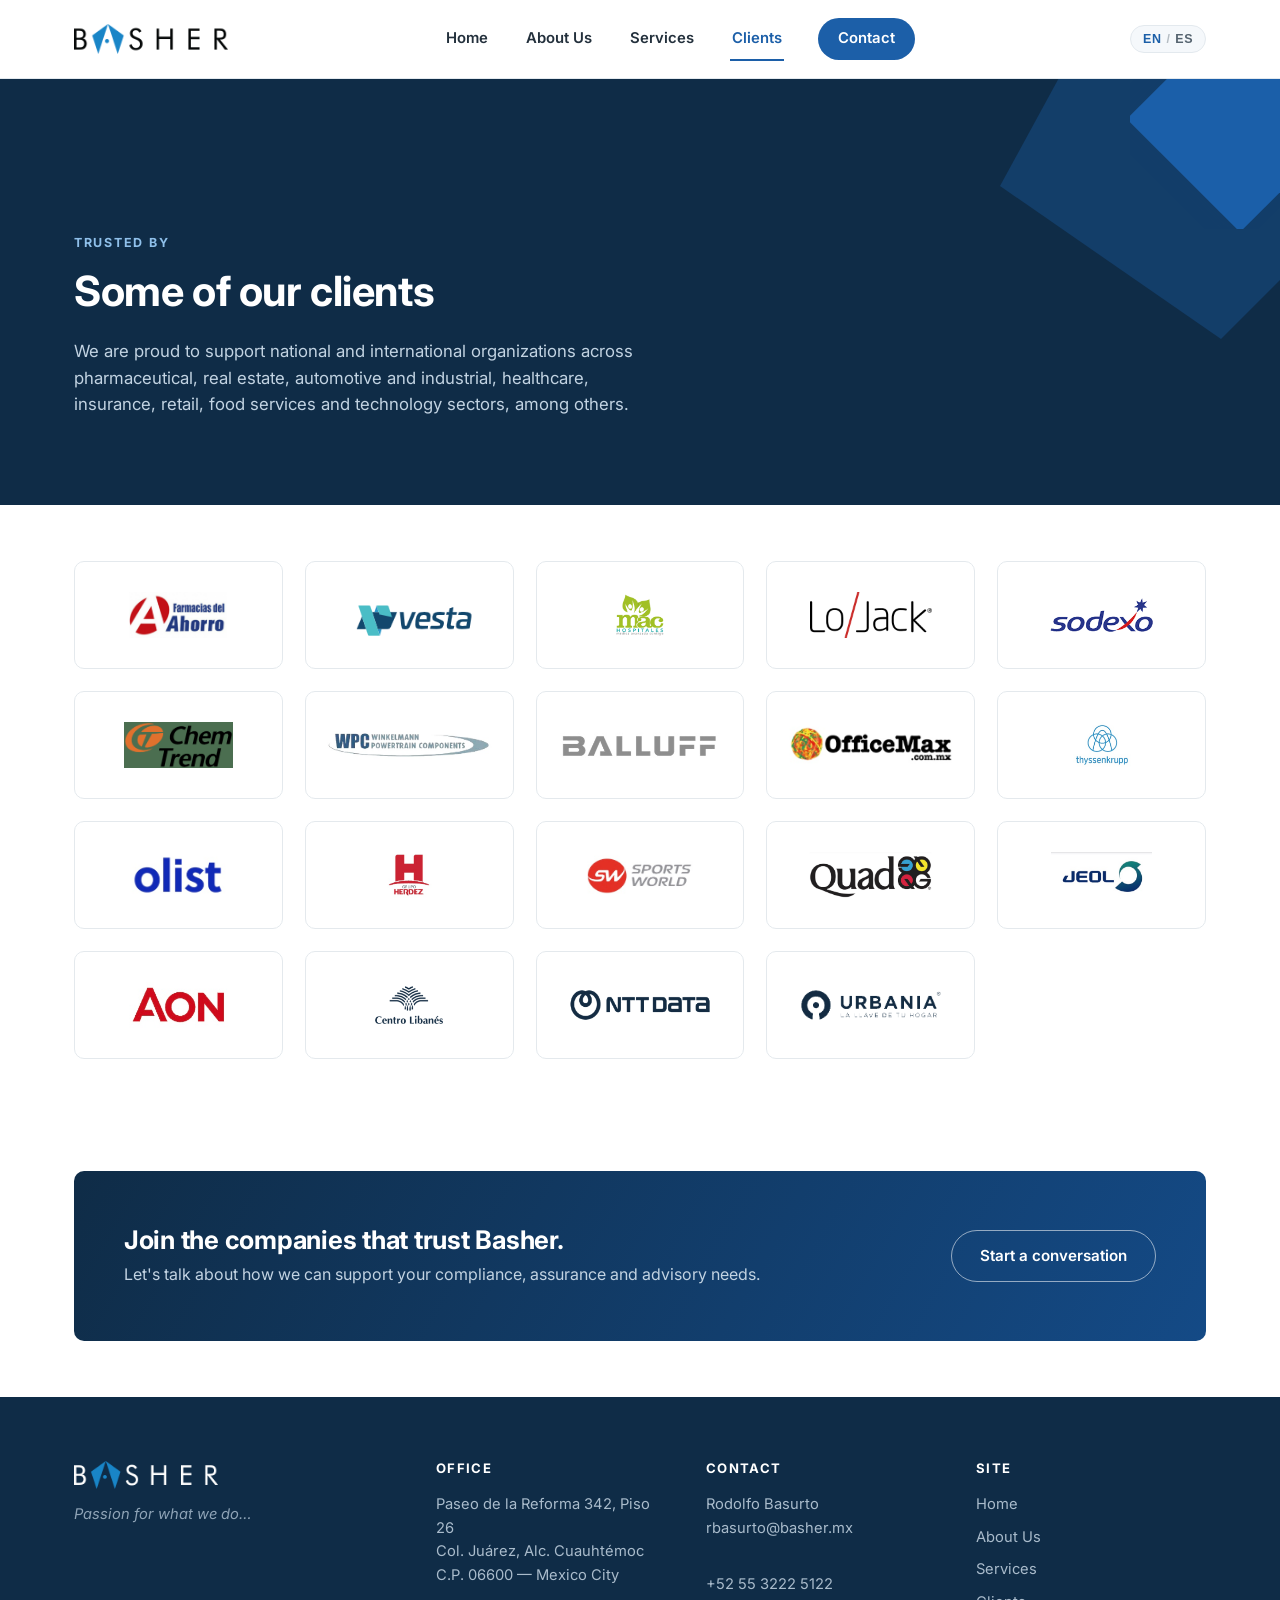
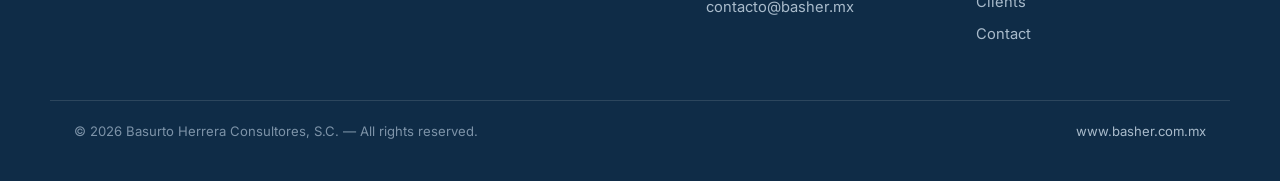
<file: basher-website/clients.html>
<!DOCTYPE html>
<html lang="en">
<head>
<meta charset="UTF-8">
<meta name="viewport" content="width=device-width, initial-scale=1.0">
<title>Clients — Basher</title>
<meta name="description" content="Some of the national and international companies that trust Basurto Herrera Consultores, S.C.">
<link rel="icon" href="assets/logo-icon.png">
<link rel="preconnect" href="https://fonts.googleapis.com">
<link rel="preconnect" href="https://fonts.gstatic.com" crossorigin>
<link href="https://fonts.googleapis.com/css2?family=Inter:wght@400;500;600;700&family=Libre+Franklin:wght@600;700;800&display=swap" rel="stylesheet">
<link rel="stylesheet" href="styles.css">
</head>
<body>

<header class="site-header">
  <div class="container header-inner">
    <a href="index.html" class="brand"><img src="assets/logo-wordmark-small.png" class="brand-logo" alt="Basher"></a>
    <nav class="main-nav" id="mainNav">
      <a href="index.html" data-i18n="nav.home">Home</a>
      <a href="about.html" data-i18n="nav.about">About Us</a>
      <a href="services.html" data-i18n="nav.services">Services</a>
      <a href="clients.html" class="active" data-i18n="nav.clients">Clients</a>
      <a href="contact.html" class="nav-cta" data-i18n="nav.contact">Contact</a>
    </nav>
    <div class="header-actions">
      <button class="lang-toggle" id="langToggle" aria-label="Switch language">
        <span class="lang-en" data-active="true">EN</span><span class="lang-sep">/</span><span class="lang-es">ES</span>
      </button>
      <button class="hamburger" id="hamburger" aria-label="Open menu"><span></span><span></span><span></span></button>
    </div>
  </div>
</header>

<section class="page-hero">
  <div class="corner-flag"></div>
  <div class="container">
    <div class="eyebrow" data-i18n="clientsPage.eyebrow">Trusted by</div>
    <h1 data-i18n="clientsPage.title">Some of our clients</h1>
    <p data-i18n="clientsPage.lede">We are proud to support national and international organizations across pharmaceutical, real estate, automotive and industrial, healthcare, insurance, retail, food services and technology sectors, among others.</p>
  </div>
</section>

<section class="section-tight">
  <div class="container">
    <div class="client-grid reveal">
      <div class="client-tile"><img src="assets/client-farmacias.png" alt="Farmacias del Ahorro"></div>
      <div class="client-tile"><img src="assets/client-vesta.png" alt="Vesta"></div>
      <div class="client-tile"><img src="assets/client-mac.png" alt="mac Hospitales"></div>
      <div class="client-tile"><img src="assets/client-lojack.png" alt="LoJack"></div>
      <div class="client-tile"><img src="assets/client-sodexo.png" alt="Sodexo"></div>
      <div class="client-tile"><img src="assets/client-chemtrend.png" alt="Chem Trend"></div>
      <div class="client-tile"><img src="assets/client-wpc.png" alt="WPC Winkelmann Powertrain Components"></div>
      <div class="client-tile"><img src="assets/client-balluff.png" alt="Balluff"></div>
      <div class="client-tile"><img src="assets/client-officemax.png" alt="OfficeMax"></div>
      <div class="client-tile"><img src="assets/client-thyssenkrupp.png" alt="thyssenkrupp"></div>
      <div class="client-tile"><img src="assets/client-olist.png" alt="olist"></div>
      <div class="client-tile"><img src="assets/client-herdez.png" alt="Grupo Herdez"></div>
      <div class="client-tile"><img src="assets/client-sportsworld.png" alt="Sports World"></div>
      <div class="client-tile"><img src="assets/client-quad.png" alt="Quad"></div>
      <div class="client-tile"><img src="assets/client-jeol.png" alt="JEOL"></div>
      <div class="client-tile"><img src="assets/client-aon.png" alt="AON"></div>
      <div class="client-tile"><img src="assets/client-centrolibanes.png" alt="Centro Libanés"></div>
      <div class="client-tile"><img src="assets/client-nttdata.png" alt="NTT DATA"></div>
      <div class="client-tile"><img src="assets/client-urbania.png" alt="Urbania"></div>
    </div>
  </div>
</section>

<section class="section-tight">
  <div class="container">
    <div class="cta-band reveal">
      <div>
        <h2 data-i18n="clientsCta.title">Join the companies that trust Basher.</h2>
        <p data-i18n="clientsCta.body">Let's talk about how we can support your compliance, assurance and advisory needs.</p>
      </div>
      <a href="contact.html" class="btn btn-outline" data-i18n="clientsCta.button">Start a conversation</a>
    </div>
  </div>
</section>

<footer class="site-footer">
  <div class="container footer-inner">
    <div class="footer-brand">
      <img src="assets/logo-wordmark-large.png" alt="Basher">
      <p data-i18n="footer.tagline">Passion for what we do…</p>
    </div>
    <div class="footer-col">
      <h4 data-i18n="footer.office">Office</h4>
      <p data-i18n="footer.addressLine">Calle Hamburgo 213, Piso 11, Oficina 905<br>Col. Juárez, Alcaldía Cuauhtémoc<br>C.P. 06600 — Mexico City</p>
    </div>
    <div class="footer-col">
      <h4 data-i18n="footer.contact">Contact</h4>
      <p data-i18n="footer.contactBlock">Rodolfo Basurto</p>
    </div>
    <div class="footer-col">
      <h4 data-i18n="footer.site">Site</h4>
      <nav class="footer-nav">
        <a href="index.html" data-i18n="nav.home">Home</a>
        <a href="about.html" data-i18n="nav.about">About Us</a>
        <a href="services.html" data-i18n="nav.services">Services</a>
        <a href="clients.html" data-i18n="nav.clients">Clients</a>
        <a href="contact.html" data-i18n="nav.contact">Contact</a>
      </nav>
    </div>
  </div>
  <div class="footer-bottom container">
    <p>© <span id="year"></span> Basurto Herrera Consultores, S.C. — <span data-i18n="footer.rights">All rights reserved.</span></p>
    <p><a href="https://www.basher.com.mx" target="_blank" rel="noopener">www.basher.com.mx</a></p>
  </div>
</footer>

<script src="script.js"></script>
</body>
</html>
</file>
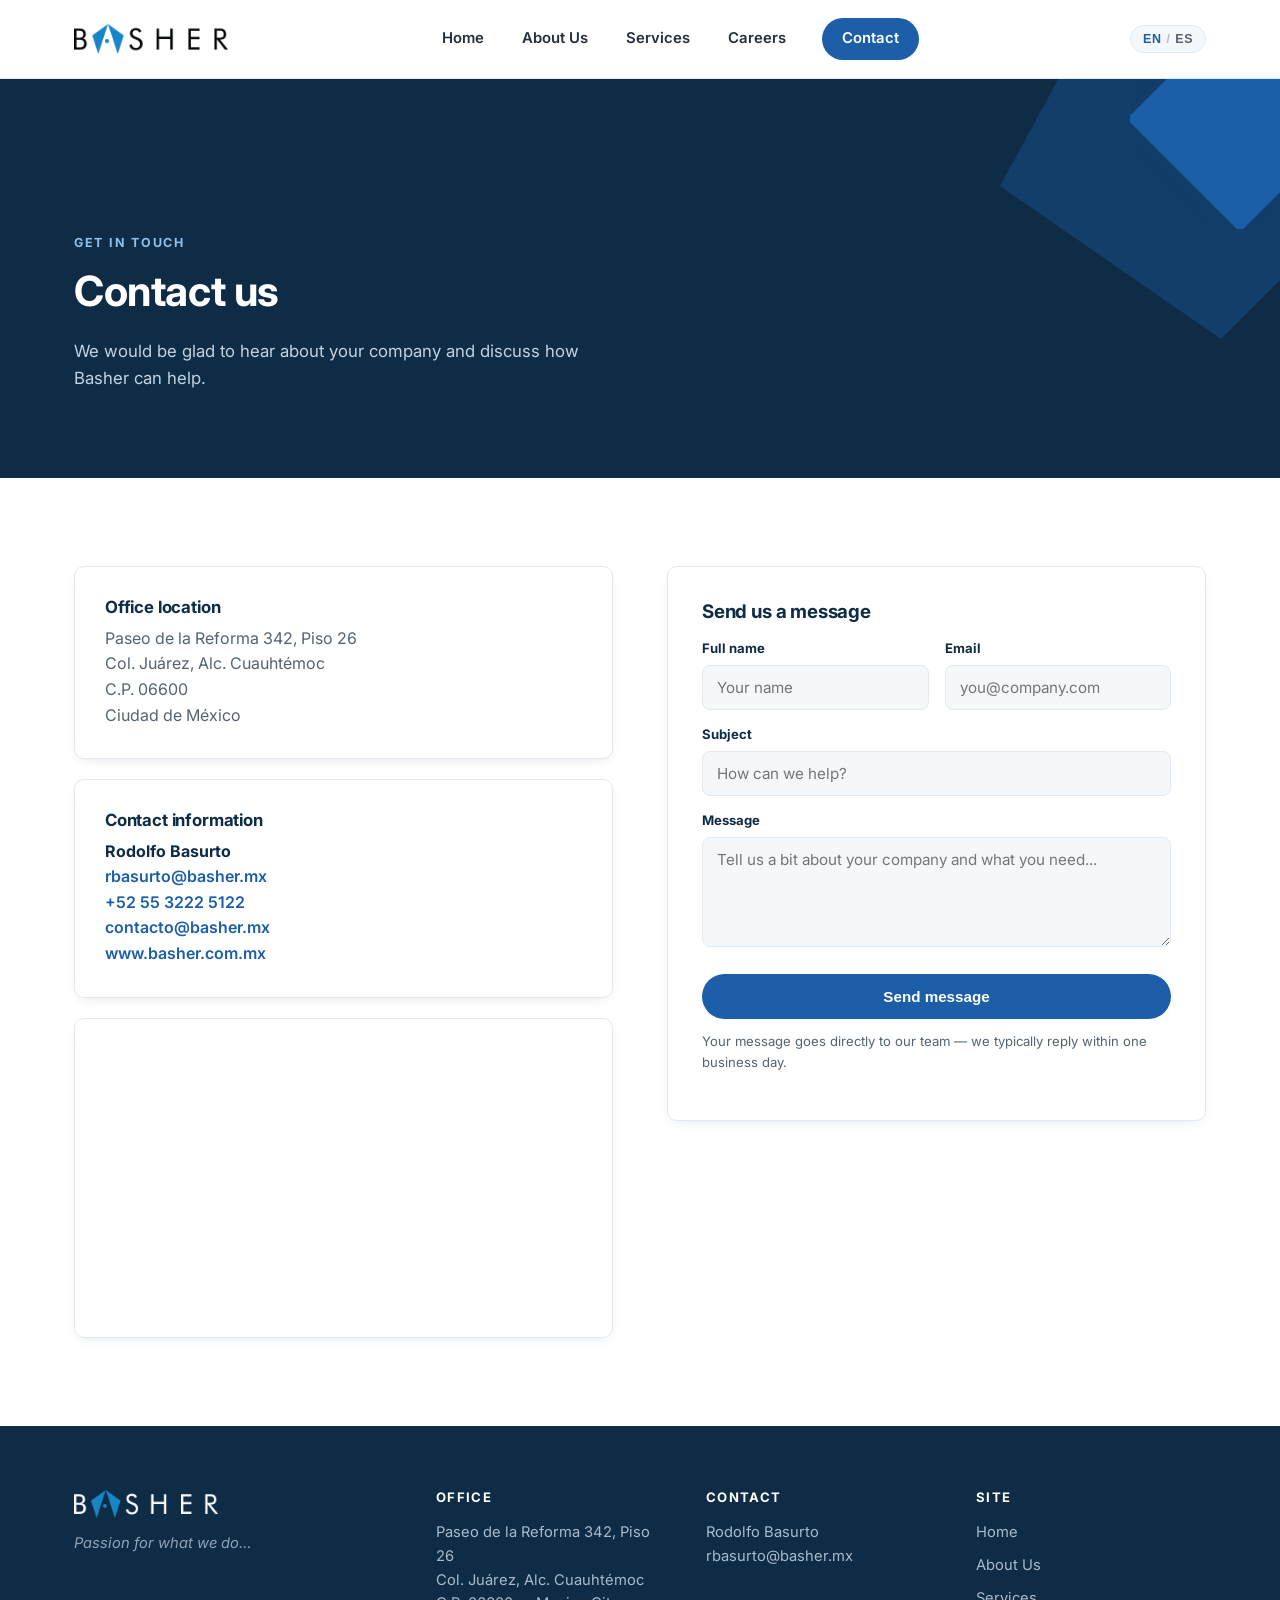
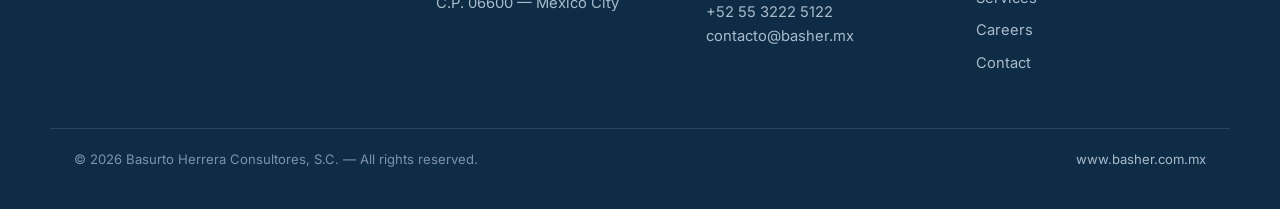
<file: basher-website/contact.html>
<!DOCTYPE html>
<html lang="en">
<head>
<meta charset="UTF-8">
<meta name="viewport" content="width=device-width, initial-scale=1.0">
<title>Contact — Basher</title>
<meta name="description" content="Contact Basurto Herrera Consultores, S.C. — office location and contact information in Mexico City.">
<link rel="icon" href="assets/logo-icon.png">
<link rel="preconnect" href="https://fonts.googleapis.com">
<link rel="preconnect" href="https://fonts.gstatic.com" crossorigin>
<link href="https://fonts.googleapis.com/css2?family=Inter:wght@400;500;600;700;800&display=swap" rel="stylesheet">
<link rel="stylesheet" href="styles.css">
</head>
<body>

<header class="site-header">
  <div class="container header-inner">
    <a href="index.html" class="brand"><img src="assets/logo-wordmark-small.png" class="brand-logo" alt="Basher"></a>
    <nav class="main-nav" id="mainNav">
      <a href="index.html" data-i18n="nav.home">Home</a>
      <a href="about.html" data-i18n="nav.about">About Us</a>
      <a href="services.html" data-i18n="nav.services">Services</a>
      <a href="careers.html" data-i18n="nav.careers">Careers</a>
      <a href="contact.html" class="nav-cta active" data-i18n="nav.contact">Contact</a>
    </nav>
    <div class="header-actions">
      <button class="lang-toggle" id="langToggle" aria-label="Switch language">
        <span class="lang-en" data-active="true">EN</span><span class="lang-sep">/</span><span class="lang-es">ES</span>
      </button>
      <button class="hamburger" id="hamburger" aria-label="Open menu"><span></span><span></span><span></span></button>
    </div>
  </div>
</header>

<section class="page-hero">
  <div class="corner-flag"></div>
  <div class="container">
    <div class="eyebrow" data-i18n="contactPage.eyebrow">Get in touch</div>
    <h1 data-i18n="contactPage.title">Contact us</h1>
    <p data-i18n="contactPage.lede">We would be glad to hear about your company and discuss how Basher can help.</p>
  </div>
</section>

<section>
  <div class="container contact-wrap">
    <div class="reveal">
      <div class="contact-card">
        <h3><span data-i18n="contact.officeTitle">Office location</span></h3>
        <p data-i18n="contact.officeAddress">Paseo de la Reforma 342, Piso 26<br>Col. Juárez, Alc. Cuauhtémoc<br>C.P. 06600<br>Ciudad de México</p>
      </div>
      <div class="contact-card">
        <h3><span data-i18n="contact.infoTitle">Contact information</span></h3>
        <p data-i18n="contact.infoName" style="font-weight:700; color:var(--navy);">Rodolfo Basurto</p>
        <p><a href="mailto:rbasurto@basher.mx">rbasurto@basher.mx</a><br>
        <a href="tel:+525532225122">+52 55 3222 5122</a><br>
        <a href="mailto:contacto@basher.mx">contacto@basher.mx</a><br>
        <a href="https://www.basher.com.mx" target="_blank" rel="noopener">www.basher.com.mx</a></p>
      </div>
      <div class="map-frame">
        <iframe
          src="https://www.google.com/maps?q=Paseo+de+la+Reforma+342,+Ju%C3%A1rez,+Cuauht%C3%A9moc,+06600+Ciudad+de+M%C3%A9xico&output=embed"
          loading="lazy" referrerpolicy="no-referrer-when-downgrade" title="Basher office location"></iframe>
      </div>
    </div>

    <form class="contact-form reveal" id="contactForm">
      <h3 data-i18n="contact.formTitle" style="margin-bottom:0;">Send us a message</h3>
      <div class="form-row">
        <div>
          <label for="cf-name" data-i18n="contact.labelName">Full name</label>
          <input type="text" id="cf-name" required data-i18n-attr="placeholder:contact.placeholderName" placeholder="Your name">
        </div>
        <div>
          <label for="cf-email" data-i18n="contact.labelEmail">Email</label>
          <input type="email" id="cf-email" required data-i18n-attr="placeholder:contact.placeholderEmail" placeholder="you@company.com">
        </div>
      </div>
      <label for="cf-subject" data-i18n="contact.labelSubject">Subject</label>
      <input type="text" id="cf-subject" data-i18n-attr="placeholder:contact.placeholderSubject" placeholder="How can we help?">
      <label for="cf-message" data-i18n="contact.labelMessage">Message</label>
      <textarea id="cf-message" required data-i18n-attr="placeholder:contact.placeholderMessage" placeholder="Tell us a bit about your company and what you need..."></textarea>
      <input type="checkbox" name="botcheck" id="cf-botcheck" style="display:none" tabindex="-1" autocomplete="off">
      <button type="submit" class="btn btn-primary" data-i18n="contact.submit">Send message</button>
      <p class="form-note" data-i18n="contact.note">Your message goes directly to our team — we typically reply within one business day.</p>
    </form>
  </div>
</section>

<footer class="site-footer">
  <div class="container footer-inner">
    <div class="footer-brand">
      <img src="assets/logo-wordmark-large.png" alt="Basher">
      <p data-i18n="footer.tagline">Passion for what we do…</p>
    </div>
    <div class="footer-col">
      <h4 data-i18n="footer.office">Office</h4>
      <p data-i18n="footer.addressLine">Paseo de la Reforma 342, Piso 26<br>Col. Juárez, Alc. Cuauhtémoc<br>C.P. 06600 — Mexico City</p>
    </div>
    <div class="footer-col">
      <h4 data-i18n="footer.contact">Contact</h4>
      <p data-i18n="footer.contactBlock">Rodolfo Basurto</p>
    </div>
    <div class="footer-col">
      <h4 data-i18n="footer.site">Site</h4>
      <nav class="footer-nav">
        <a href="index.html" data-i18n="nav.home">Home</a>
        <a href="about.html" data-i18n="nav.about">About Us</a>
        <a href="services.html" data-i18n="nav.services">Services</a>
        <a href="careers.html" data-i18n="nav.careers">Careers</a>
        <a href="contact.html" data-i18n="nav.contact">Contact</a>
      </nav>
    </div>
  </div>
  <div class="footer-bottom container">
    <p>© <span id="year"></span> Basurto Herrera Consultores, S.C. — <span data-i18n="footer.rights">All rights reserved.</span></p>
    <p><a href="https://www.basher.com.mx" target="_blank" rel="noopener">www.basher.com.mx</a></p>
  </div>
</footer>

<script src="script.js"></script>
</body>
</html>
</file>
<file: basher-website/styles.css>
/* ============================================================
   BASHER — Basurto Herrera Consultores, S.C.
   Shared stylesheet
   ============================================================ */

:root{
  --navy: #0f2c47;
  --blue: #1c5fa8;
  --blue-dark: #144a86;
  --blue-light: #eaf2fa;
  --steel: #8a9aab;
  --steel-light: #b9c4cf;
  --ink: #23303c;
  --ink-soft: #55636f;
  --paper: #ffffff;
  --fog: #f5f8fb;
  --line: #e3e9ee;
  --radius: 10px;
  --shadow: 0 12px 30px -14px rgba(15,44,71,.25);
  --shadow-sm: 0 4px 14px -8px rgba(15,44,71,.25);
  --maxw: 1180px;
  --heading-font: "Inter", -apple-system, BlinkMacSystemFont, "Segoe UI", Roboto, Arial, sans-serif;
}

*,*::before,*::after{ box-sizing: border-box; }
html{ scroll-behavior: smooth; }
html, body{ overflow-x: hidden; width: 100%; }
body{
  margin:0;
  font-family: "Inter", -apple-system, BlinkMacSystemFont, "Segoe UI", Roboto, Arial, sans-serif;
  color: var(--ink);
  background: var(--paper);
  line-height: 1.6;
  -webkit-font-smoothing: antialiased;
}
img{ max-width:100%; display:block; }
a{ color: inherit; text-decoration:none; }
h1,h2,h3,h4{
  font-family: var(--heading-font);
  font-weight: 700;
  letter-spacing: -.01em;
  line-height: 1.2;
  color: var(--navy);
  margin: 0 0 .5em;
}
p{ margin: 0 0 1em; line-height: 1.6; }
ul{ margin:0; padding:0; list-style:none; }
.container{ max-width: var(--maxw); margin: 0 auto; padding: 0 24px; }
.small-caps{ font-variant: small-caps; letter-spacing: .04em; }

section{ padding: 88px 0; }
.section-tight{ padding: 56px 0; }
.eyebrow{
  display:inline-block;
  font-size: .78rem;
  font-weight: 700;
  letter-spacing: .14em;
  text-transform: uppercase;
  color: var(--blue);
  margin-bottom: 14px;
}
.section-head{ max-width: 720px; margin-bottom: 46px; }
.section-head h2{ font-size: clamp(1.7rem, 2.6vw, 2.35rem); }
.section-head p{ color: var(--ink-soft); font-size: 1.05rem; }
.center{ text-align:center; margin-left:auto; margin-right:auto; }

.bg-fog{ background: var(--fog); }
.bg-navy{ background: var(--navy); color: #dbe6f0; }
.bg-navy h1, .bg-navy h2, .bg-navy h3{ color:#fff; }

/* -------- buttons -------- */
.btn{
  display:inline-flex; align-items:center; gap:8px;
  padding: 13px 28px;
  border-radius: 999px;
  font-weight: 600;
  font-size: .95rem;
  border: 1.5px solid transparent;
  cursor:pointer;
  transition: all .2s ease;
}
.btn-primary{ background: var(--blue); color:#fff; }
.btn-primary:hover{ background: var(--blue-dark); transform: translateY(-1px); box-shadow: var(--shadow-sm); }
.btn-outline{ border-color: rgba(255,255,255,.55); color:#fff; }
.btn-outline:hover{ background: rgba(255,255,255,.12); }
.btn-ghost{ border-color: var(--blue); color: var(--blue); }
.btn-ghost:hover{ background: var(--blue-light); }

/* ============================================================
   HEADER
   ============================================================ */
.site-header{
  position: sticky; top:0; z-index: 100;
  background: rgba(255,255,255,.94);
  backdrop-filter: blur(8px);
  border-bottom: 1px solid var(--line);
}
.header-inner{
  display:flex; align-items:center; justify-content:space-between;
  height: 78px;
}
.brand{ display:flex; align-items:center; }
.brand-logo{ height: 30px; width:auto; }
.main-nav{
  display:flex; align-items:center; gap: 34px;
}
.main-nav a{
  font-size: .93rem; font-weight: 600; color: var(--ink);
  padding: 6px 2px; position:relative;
}
.main-nav a::after{
  content:""; position:absolute; left:0; right:0; bottom:-4px; height:2px;
  background: var(--blue); transform: scaleX(0); transform-origin:left;
  transition: transform .2s ease;
}
.main-nav a:hover::after, .main-nav a.active::after{ transform: scaleX(1); }
.main-nav a.active{ color: var(--blue); }
.main-nav a.nav-cta{
  background: var(--blue); color:#fff; padding: 9px 20px; border-radius: 999px;
}
.main-nav a.nav-cta::after{ display:none; }
.main-nav a.nav-cta:hover{ background: var(--blue-dark); }

.header-actions{ display:flex; align-items:center; gap: 16px; }
.lang-toggle{
  display:flex; align-items:center; gap:5px;
  background: var(--fog); border: 1px solid var(--line);
  border-radius: 999px; padding: 6px 12px;
  font-size: .78rem; font-weight: 700; letter-spacing: .04em;
  cursor:pointer; color: var(--ink-soft);
}
.lang-toggle .lang-sep{ opacity:.4; }
.lang-toggle span[data-active="true"]{ color: var(--blue); }
.hamburger{
  display:none; flex-direction:column; justify-content:center; gap:5px;
  width:34px; height:34px; background:none; border:none; cursor:pointer;
}
.hamburger span{ display:block; height:2px; background: var(--navy); border-radius:2px; }

/* ============================================================
   HERO
   ============================================================ */
.hero{
  position: relative;
  min-height: clamp(460px, 58vh, 620px);
  display:flex; align-items:center;
  background: var(--navy);
  overflow:hidden;
}
.hero-bg{
  position:absolute; inset:0;
  background-size: cover; background-position: center;
  opacity: .85;
}
.hero-video{
  position:absolute; inset:0;
  width:100%; height:100%;
  object-fit: cover; object-position: center;
  opacity: .85;
  transform: scale(1.12);
  transform-origin: center;
  will-change: transform;
}

@media (prefers-reduced-motion: reduce){
  .hero-video{ transform:none; }
}
.hero-scrim{
  position:absolute; inset:0;
  background: linear-gradient(100deg, rgba(15,44,71,.72) 0%, rgba(15,44,71,.62) 55%, rgba(15,44,71,.42) 100%);
}
.hero-content{ position:relative; z-index:2; padding-top: 50px; padding-bottom: 50px; }
.hero-logo{ height: 44px; width:auto; margin-bottom: 20px; }
.hero h1{
  color:#fff; font-size: clamp(1.9rem, 4vw, 3.1rem);
  max-width: 640px; margin-bottom: .3em;
}
.hero .lede{
  color: #dbe6f0; font-size: 1.1rem; max-width: 560px; margin-bottom: 30px;
}
.hero-actions{ display:flex; gap:14px; flex-wrap:wrap; }

.page-hero{
  position:relative;
  padding: 150px 0 70px;
  background: var(--navy);
  overflow:hidden;
}
.page-hero::after{
  content:"";
  position:absolute; right:-60px; top:-80px;
  width: 340px; height:340px;
  background: var(--blue);
  clip-path: polygon(30% 0, 100% 0, 100% 65%, 65% 100%, 0 55%);
  opacity:.35;
  z-index:0;
}
.page-hero > .container{ position:relative; z-index:1; }
.page-hero .eyebrow{ color:#8fc0ea; }
.page-hero h1{ color:#fff; font-size: clamp(1.8rem, 3.4vw, 2.6rem); max-width:640px; }
.page-hero p{ color:#c2d3e2; max-width:560px; font-size:1.05rem; }

/* diagonal corner flag used throughout, echoing the deck's blue folded triangle */
.corner-flag{
  position:absolute; top:0; right:0; width:150px; height:150px; overflow:hidden; pointer-events:none;
}
.corner-flag::before{
  content:""; position:absolute; top:-40px; right:-40px; width:160px; height:160px;
  background: var(--blue); transform: rotate(45deg);
  box-shadow: -6px 6px 16px rgba(15,44,71,.25);
}

/* ============================================================
   PILLARS — mission / vision / values
   ============================================================ */
.pillars-section{ position:relative; overflow:hidden; }
.pillars-section::before,
.pillars-section::after{
  content:""; position:absolute; border-radius:50%; filter: blur(60px);
  opacity:.4; pointer-events:none; z-index:0;
}
.pillars-section::before{
  width:420px; height:420px; top:-170px; left:-150px;
  background: radial-gradient(circle, var(--blue-light) 0%, transparent 70%);
}
.pillars-section::after{
  width:360px; height:360px; bottom:-170px; right:-130px;
  background: radial-gradient(circle, rgba(28,95,168,.22) 0%, transparent 70%);
}
.pillars-section .container{ position:relative; z-index:1; }

.pillar-grid{
  display:grid; grid-template-columns: repeat(3,1fr); gap: 28px;
  margin-top: 10px;
}
.pillar-card{
  position:relative; overflow:hidden; text-align:left;
  background:#fff; border-radius: 18px; padding: 40px 30px 32px;
  box-shadow: var(--shadow-sm);
  transition: transform .45s cubic-bezier(.2,.8,.2,1), box-shadow .4s ease;
}
.pillar-card:hover{
  transform: translateY(-8px);
  box-shadow: 0 26px 50px -18px rgba(15,44,71,.32);
}
.pillar-card:focus-within{ outline: 2px solid var(--blue); outline-offset: 4px; }

.pillar-num{
  position:absolute; top:-8px; right:16px;
  font-family: var(--heading-font); font-size: 5.2rem; font-weight:800;
  color: var(--navy); opacity:.06; line-height:1; pointer-events:none;
  transition: opacity .4s ease, transform .4s ease;
}
.pillar-card:hover .pillar-num{ opacity:.1; transform: scale(1.06); }

.pillar-icon{
  width:60px; height:60px; border-radius: 50%;
  background: linear-gradient(135deg, var(--blue), var(--navy));
  color:#fff; display:flex; align-items:center; justify-content:center;
  margin-bottom: 20px; box-shadow: 0 10px 22px -8px rgba(15,44,71,.45);
  transition: transform .45s cubic-bezier(.2,.8,.2,1);
}
.pillar-icon svg{ width:26px; height:26px; }
.pillar-card:hover .pillar-icon{ transform: scale(1.1) rotate(-8deg); }

.pillar-card h3{ font-size: 1.2rem; margin-bottom: 10px; }
.pillar-card p{ color: var(--ink-soft); font-style: italic; margin-bottom: 18px; }

.pillar-bar{
  display:block; width: 34px; height: 3px; border-radius:2px;
  background: var(--blue);
  transition: width .45s cubic-bezier(.2,.8,.2,1);
}
.pillar-card:hover .pillar-bar{ width: 70px; }

.pillar-chips{ display:flex; flex-wrap:wrap; gap:8px; margin-bottom: 20px; }
.pillar-chips li{
  background: var(--blue-light); color: var(--blue-dark);
  font-weight:600; font-size:.8rem; padding: 6px 14px; border-radius:999px;
  transition: background .3s ease, color .3s ease;
}
.pillar-card:hover .pillar-chips li{ background: var(--blue); color:#fff; }

.values-list{
  list-style:none; padding:0; margin:0 0 18px;
  column-count: 2; column-gap: 18px;
}
.values-list li{
  position:relative; padding-left: 22px; margin-bottom: 8px;
  color: var(--ink-soft); font-weight:600; font-size:.92rem; text-align:left;
  break-inside: avoid;
}
.values-list li::before{
  content:""; position:absolute; left:0; top:.5em; width:8px; height:8px;
  background: var(--blue);
  clip-path: polygon(25% 0%, 75% 0%, 100% 50%, 75% 100%, 25% 100%, 0% 50%);
}

/* Scroll-reveal: fade + rise into view, staggered by column, as the
   section enters the viewport (see initScrollReveal in script.js). */
.reveal{
  opacity:0; transform: translateY(30px);
  transition: opacity .7s ease, transform .7s cubic-bezier(.2,.8,.2,1);
}
.reveal.in-view{ opacity:1; transform:translateY(0); }
.pillar-grid .reveal:nth-child(1){ transition-delay: 0s; }
.pillar-grid .reveal:nth-child(2){ transition-delay: .12s; }
.pillar-grid .reveal:nth-child(3){ transition-delay: .24s; }

/* Stagger by column position across every grid/split layout that uses .reveal */
.grid-3 .reveal:nth-child(3n+1){ transition-delay: 0s; }
.grid-3 .reveal:nth-child(3n+2){ transition-delay: .1s; }
.grid-3 .reveal:nth-child(3n+3){ transition-delay: .2s; }

.grid-4 .reveal:nth-child(4n+1){ transition-delay: 0s; }
.grid-4 .reveal:nth-child(4n+2){ transition-delay: .08s; }
.grid-4 .reveal:nth-child(4n+3){ transition-delay: .16s; }
.grid-4 .reveal:nth-child(4n+4){ transition-delay: .24s; }

.office-list .reveal:nth-child(1){ transition-delay: 0s; }
.office-list .reveal:nth-child(2){ transition-delay: .08s; }
.office-list .reveal:nth-child(3){ transition-delay: .16s; }
.office-list .reveal:nth-child(4){ transition-delay: .24s; }

.split .reveal:nth-child(2), .industry-wrap .reveal:nth-child(2), .contact-wrap .reveal:nth-child(2){
  transition-delay: .15s;
}

@media (prefers-reduced-motion: reduce){
  .reveal{ opacity:1 !important; transform:none !important; transition:none !important; }
  .pillar-card, .pillar-icon, .pillar-num, .pillar-bar, .pillar-chips li{ transition:none !important; }
}

/* ------------------------------------------------------------
   Hero scroll-down indicator: a subtle bouncing chevron inviting
   visitors to keep scrolling past the banner.
   ------------------------------------------------------------ */
.hero-scroll-cue{
  position:absolute; left:50%; bottom: 22px; z-index:2;
  transform: translateX(-50%);
  display:flex; flex-direction:column; align-items:center; gap:4px;
  color: rgba(255,255,255,.75);
  animation: hero-cue-bounce 2.2s ease-in-out infinite;
  pointer-events:none;
}
.hero-scroll-cue svg{ width:22px; height:22px; display:block; }

@keyframes hero-cue-bounce{
  0%, 100%{ transform: translateX(-50%) translateY(0); opacity:.55; }
  50%{ transform: translateX(-50%) translateY(8px); opacity:1; }
}

@media (prefers-reduced-motion: reduce){
  .hero-scroll-cue{ animation: none; opacity:.7; }
}

@media (max-width: 640px){
  .hero-scroll-cue{ bottom: 14px; }
}

/* ============================================================
   CARDS / GRIDS
   ============================================================ */
.grid-2{ display:grid; grid-template-columns: 1fr 1fr; gap: 46px; }
.grid-3{ display:grid; grid-template-columns: repeat(3,1fr); gap: 30px; }
.grid-4{ display:grid; grid-template-columns: repeat(4,1fr); gap: 26px; }

.card{
  background:#fff; border:1px solid var(--line); border-radius: var(--radius);
  padding: 30px 28px; box-shadow: var(--shadow-sm);
}
.card h3{ font-size: 1.15rem; }
.icon-badge{
  width:46px; height:46px; border-radius: 12px;
  background: var(--blue-light); color: var(--blue);
  display:flex; align-items:center; justify-content:center;
  margin-bottom: 16px;
}
.icon-badge svg{ width:22px; height:22px; }

.check-list li{
  position:relative; padding-left: 24px; margin-bottom: 10px;
  color: var(--ink-soft); font-size: .96rem;
}
.check-list li::before{
  content:""; position:absolute; left:0; top:.55em; width:9px; height:9px;
  background: var(--blue);
  clip-path: polygon(25% 0%, 75% 0%, 100% 50%, 75% 100%, 25% 100%, 0% 50%);
}

.value-list{ display:grid; grid-template-columns: 1fr 1fr; gap: 10px 26px; }
.value-list li{
  font-style: italic; color: var(--ink-soft); font-size: 1.02rem;
  padding-left: 20px; position:relative;
}
.value-list li::before{
  content:"—"; position:absolute; left:0; color: var(--blue);
}

/* ============================================================
   ABOUT / SPLIT SECTIONS
   ============================================================ */
.split{ display:grid; grid-template-columns: 1fr 1fr; gap: 60px; align-items:center; }
.split img{ border-radius: var(--radius); box-shadow: var(--shadow); }
.split.reverse .split-media{ order:2; }

.stat-row{ display:flex; gap: 40px; margin-top: 30px; flex-wrap:wrap; }
.stat b{ display:block; font-family: var(--heading-font); font-weight:800; font-size: 2rem; color: var(--blue); }
.stat span{ color: var(--ink-soft); font-size: .9rem; }

/* Industries */
.industry-wrap{
  display:grid; grid-template-columns: .9fr 1.1fr; gap: 50px; align-items:center;
}
.industry-wrap > div{ min-width: 0; }
.industry-media{ position:relative; min-width: 0; }
.industry-media img{ border-radius: var(--radius); box-shadow: var(--shadow); }
.industry-tags{ display:flex; flex-wrap:wrap; gap:10px; margin-top: 20px; }

/* Industry illustration — single looping video covering all sectors */
.industry-illustration{
  position:relative; overflow:hidden; border-radius: var(--radius); box-shadow: var(--shadow);
  aspect-ratio: 4 / 3.1; background: var(--navy); width:100%; min-width:0;
}
.industry-illustration-video{
  position:absolute; inset:0; width:100%; height:100%; display:block;
  object-fit: cover; object-position: center;
}

/* Industry name ticker — scrolling marquee of sector names */
.industry-ticker{
  overflow:hidden; margin-top: 22px; padding: 4px 0;
  width: 100%; min-width: 0;
  -webkit-mask-image: linear-gradient(90deg, transparent, #000 6%, #000 94%, transparent);
  mask-image: linear-gradient(90deg, transparent, #000 6%, #000 94%, transparent);
}
.ticker-track{
  display:flex; align-items:center; gap: 14px; width: max-content;
  animation: ticker-scroll 20s linear infinite;
}
.industry-ticker:hover .ticker-track{ animation-play-state: paused; }
.ticker-item{
  font-family: var(--heading-font); font-weight:700; font-size:1.05rem;
  color: var(--navy); white-space:nowrap;
}
.ticker-dot{ color: var(--blue); font-size:1.1rem; line-height:1; }

@keyframes ticker-scroll{
  from{ transform: translateX(0); }
  to{ transform: translateX(-50%); }
}

@media (prefers-reduced-motion: reduce){
  .ticker-track{ animation: none; }
}
.tag{
  background: var(--blue-light); color: var(--blue-dark);
  font-weight:600; font-size:.85rem;
  padding: 8px 16px; border-radius:999px;
}

/* Partner */
.partner-wrap{ display:grid; grid-template-columns: 300px 1fr; gap: 54px; align-items:start; }
.partner-photo{
  border-radius: var(--radius); box-shadow: var(--shadow); width:100%;
}
.partner-name{ font-size: 1.5rem; margin-bottom:4px; }
.partner-title{ color: var(--blue); font-weight:600; margin-bottom: 26px; display:block; }
.partner-cols{ display:grid; grid-template-columns: 1fr 1fr; gap: 40px; }
.partner-cols h4{
  font-family: inherit; font-size: .82rem; font-weight:700; letter-spacing:.1em;
  text-transform:uppercase; color: var(--navy);
  border-bottom: 2px solid var(--blue); padding-bottom: 8px; margin-bottom: 14px;
}
.partner-cols .check-list li{ font-size:.92rem; }
.partner-cols-accordion{ gap: 24px; align-items:start; }
.partner-cols-accordion .service-detail{
  border: 1px solid var(--line);
  border-radius: 10px;
  overflow: hidden;
}
.partner-cols-accordion .service-detail-head{
  font-family: inherit; font-size: inherit; font-weight: inherit;
  letter-spacing: normal; text-transform: none; color: inherit;
  border-bottom: none; padding-bottom: 0; margin: 0;
}
.partner-cols-accordion .service-detail-toggle{ padding: 16px 20px; gap: 14px; }
.partner-cols-accordion .service-detail-panel-inner{ padding: 0 20px; }
.partner-cols-accordion .service-detail-title{ font-size: 1rem; }
.partner-cols-accordion .check-list{ margin: 0; }

/* ------------------------------------------------------------
   Partner profile — a single partner's photo + bio, laid out with
   .partner-wrap (photo column + details column).
   ------------------------------------------------------------ */
.partner-panel-photo img{
  width:100%; height:auto; display:block;
  filter: drop-shadow(0 10px 18px rgba(10,30,60,.18));
}

@media (max-width: 760px){
  .partner-panel-photo{ max-width: 180px; }
}

/* Presence / offices */
.office-list{ display:flex; flex-direction:column; gap: 14px; }
.office-item{
  display:flex; align-items:center; gap: 16px;
  background:#fff; border:1px solid var(--line); border-radius: var(--radius);
  padding: 16px 22px; font-weight:600; color: var(--navy);
}
.office-item .icon-badge{ margin-bottom:0; }

/* Strategic partner network */
.network-map-card{
  background:#fff; border:1px solid var(--line); border-radius: var(--radius);
  box-shadow: var(--shadow);
  padding: 28px 28px 22px;
  margin-bottom: 28px;
}
.network-map-wrap{ width:100%; max-width: 760px; margin: 0 auto; }
.network-map-svg{ width:100%; height:auto; display:block; }
.country{ fill:#dbe3ea; stroke:#fff; stroke-width:0.6; }
.country.is-hq, .country.is-partner{
  cursor:pointer; outline:none;
  transition: fill .15s ease;
}
.country.is-hq{ fill: var(--navy); }
.country.is-partner{ fill: var(--blue); }
.country.is-hq:hover, .country.is-hq:focus-visible{ fill:#1c435f; }
.country.is-partner:hover, .country.is-partner:focus-visible{ fill: var(--blue-dark); }
.map-callout{ opacity:0; transition: opacity .15s ease; pointer-events:none; }
.map-callout.is-visible{ opacity:1; }
.map-callout-line{ stroke: var(--navy); stroke-width:1.5; }
.map-callout-dot{ fill: var(--navy); }
.map-callout-bg{ fill:#fff; stroke:var(--line); stroke-width:1; }
.map-callout-text{ font-size:22px; font-weight:700; fill:var(--navy); font-family: var(--heading-font); }
.network-map-hint{
  text-align:center; font-size:.85rem; color: var(--ink-soft);
  margin: 14px 0 0;
}
.network-map-legend{
  display:flex; justify-content:center; flex-wrap:wrap; gap: 12px 28px;
  margin-top: 14px; padding-top: 18px; border-top: 1px solid var(--line);
}
.legend-item{ display:flex; align-items:center; gap: 9px; font-size:.9rem; font-weight:600; color: var(--navy); }
.legend-dot{ width:12px; height:12px; border-radius:50%; flex:none; }
.legend-dot--hq{ background: var(--navy); }
.legend-dot--partner{ background: var(--blue); }

/* Services */
.service-block{
  border-top: 3px solid var(--blue);
  background:#fff; border-radius: var(--radius);
  padding: 34px 30px; box-shadow: var(--shadow-sm);
  height:100%;
}
.service-block h3{ font-size:1.2rem; }

.services-list{
  background:#fff; border:1px solid var(--line); border-radius: var(--radius);
  box-shadow: var(--shadow); overflow:hidden;
}
.service-detail{ border-bottom: 1px solid var(--line); }
.service-detail:last-child{ border-bottom:none; }

.service-detail-head{ margin:0; }
.service-detail-toggle{
  display:flex; align-items:center; gap: 18px; width:100%;
  background: transparent; border:none; padding: 24px 32px; margin:0;
  font: inherit; text-align:left; cursor:pointer; color:inherit;
  -webkit-tap-highlight-color: transparent;
  transition: background .2s ease;
}
.service-detail-toggle:hover,
.service-detail-toggle[aria-expanded="true"]{
  background: var(--blue-light);
}
.service-detail-toggle .icon-badge{
  margin-bottom:0; flex-shrink:0;
  transition: transform .25s ease, box-shadow .25s ease;
}
.service-detail-toggle:hover .icon-badge,
.service-detail-toggle[aria-expanded="true"] .icon-badge{
  transform: scale(1.06);
  box-shadow: 0 0 0 5px rgba(28,95,168,.12);
}
.service-detail-title{
  font-family: var(--heading-font); font-weight:700; letter-spacing:-.01em;
  color: var(--navy); font-size: clamp(1.05rem, 1.5vw, 1.25rem);
  transition: color .2s ease;
}
.service-detail-toggle:hover .service-detail-title,
.service-detail-toggle[aria-expanded="true"] .service-detail-title{
  color: var(--blue-dark);
}
.service-detail-toggle:focus-visible{
  outline: 2px solid var(--blue); outline-offset: -2px;
}
.service-detail-chevron-wrap{
  margin-left:auto; flex-shrink:0; width:36px; height:36px; border-radius:50%;
  display:flex; align-items:center; justify-content:center;
  background: transparent; transition: background .2s ease;
}
.service-detail-toggle:hover .service-detail-chevron-wrap,
.service-detail-toggle[aria-expanded="true"] .service-detail-chevron-wrap{
  background:#fff;
}
.service-detail-chevron{
  width:18px; height:18px; color: var(--ink-soft);
  transition: transform .3s ease, color .2s ease;
}
.service-detail-toggle[aria-expanded="true"] .service-detail-chevron{
  transform: rotate(180deg); color: var(--blue);
}

.service-detail-panel{
  display:grid; grid-template-rows: 0fr;
  transition: grid-template-rows .35s ease;
}
.service-detail-panel.is-open{ grid-template-rows: 1fr; }
.service-detail-panel-inner{ overflow:hidden; min-height:0; padding: 0 32px; }
.service-detail-panel-inner > *:first-child{ padding-top: 2px; }
.service-detail-panel-inner > *:last-child{ margin-bottom:0; padding-bottom: 30px; }

@media (prefers-reduced-motion: reduce){
  .service-detail-panel{ transition:none; }
}

.service-detail-body{ color: var(--ink-soft); font-size: 1.1rem; line-height:1.65; }

.detail-list li{ font-size: 1.05rem; line-height:1.65; margin-bottom: 14px; }

/* Clients */
.client-grid{
  display:grid; grid-template-columns: repeat(5, 1fr); gap: 22px;
}
.client-tile{
  background:#fff; border:1px solid var(--line); border-radius: var(--radius);
  display:flex; align-items:center; justify-content:center;
  padding: 22px 18px; height: 108px;
  filter: grayscale(15%);
  transition: box-shadow .2s ease, transform .2s ease;
}
.client-tile:hover{ box-shadow: var(--shadow-sm); transform: translateY(-2px); filter:none; }
.client-tile img{ max-height: 46px; width:auto; max-width: 100%; object-fit:contain; }

.client-category{ margin-bottom: 44px; }
.client-category:last-child{ margin-bottom: 0; }
.client-cat-title{
  font-family: var(--body-font, inherit); font-size: .8rem; font-weight: 700;
  letter-spacing: .1em; text-transform: uppercase; color: var(--blue);
  margin-bottom: 16px; padding-bottom: 12px; border-bottom: 1px solid var(--line);
}
.client-grid-cat{ grid-template-columns: repeat(5, 1fr); }

/* CTA band */
.cta-band{
  background: linear-gradient(120deg, var(--navy), var(--blue-dark));
  border-radius: var(--radius);
  padding: 54px 50px;
  display:flex; align-items:center; justify-content:space-between; gap: 30px; flex-wrap:wrap;
  position:relative; overflow:hidden;
}
.cta-band h2{ color:#fff; margin-bottom:6px; font-size: 1.6rem; }
.cta-band p{ color:#c2d3e2; margin:0; }

/* Contact page */
.contact-wrap{ display:grid; grid-template-columns: 1fr 1fr; gap: 54px; align-items:start; }
.contact-card{
  background:#fff; border:1px solid var(--line); border-radius: var(--radius);
  padding: 30px; box-shadow: var(--shadow-sm); margin-bottom: 20px;
}
.contact-card h3{ font-size:1.05rem; display:flex; align-items:center; gap:10px; }
.contact-card p{ color: var(--ink-soft); margin:0; }
.contact-card a{ color: var(--blue); font-weight:600; }
.map-frame{
  border-radius: var(--radius); overflow:hidden; border:1px solid var(--line);
  box-shadow: var(--shadow-sm); height: 320px;
}
.map-frame iframe{ width:100%; height:100%; border:0; display:block; }

form.contact-form{
  background:#fff; border:1px solid var(--line); border-radius: var(--radius);
  padding: 34px; box-shadow: var(--shadow-sm);
}
.form-row{ display:grid; grid-template-columns: 1fr 1fr; gap:16px; }
.contact-form label{ display:block; font-size:.82rem; font-weight:700; color: var(--navy); margin: 14px 0 6px; }
.contact-form input, .contact-form textarea{
  width:100%; padding: 12px 14px; border:1px solid var(--line); border-radius:8px;
  font-family: inherit; font-size: .95rem; color: var(--ink); background: var(--fog);
}
.contact-form textarea{ min-height: 110px; resize:vertical; }
.contact-form button{ margin-top: 20px; width:100%; justify-content:center; }
.form-note{ font-size:.82rem; color: var(--ink-soft); margin-top:12px; }

/* ============================================================
   FOOTER
   ============================================================ */
.site-footer{ background: var(--navy); color: #b7c6d4; padding-top: 64px; }
.footer-inner{
  display:grid; grid-template-columns: 1.4fr 1fr 1fr 1fr; gap: 40px;
  padding-bottom: 44px; border-bottom: 1px solid rgba(255,255,255,.12);
}
.footer-brand img{ height: 28px; margin-bottom: 14px; }
.footer-brand p{ color:#8ea3b6; font-style: italic; font-size:.92rem; }
.footer-col h4{
  color:#fff; font-family: inherit; font-size:.82rem; letter-spacing:.1em;
  text-transform:uppercase; margin-bottom: 16px;
}
.footer-col p, .footer-col a{ color:#a9bbcb; font-size:.92rem; }
.footer-col a{ display:block; margin-bottom:9px; }
.footer-col a:hover{ color:#fff; }
.footer-bottom{
  display:flex; justify-content:space-between; align-items:center;
  padding: 20px 24px 26px; font-size:.82rem; color:#7d93a8; flex-wrap:wrap; gap:10px;
}
.footer-bottom a{ color:#a9bbcb; }

/* ============================================================
   RESPONSIVE
   ============================================================ */
@media (max-width: 980px){
  .grid-3{ grid-template-columns: 1fr 1fr; }
  .grid-4{ grid-template-columns: 1fr 1fr; }
  .client-grid{ grid-template-columns: repeat(3, 1fr); }
  .split, .industry-wrap, .partner-wrap, .contact-wrap, .grid-2{ grid-template-columns: 1fr; }
  .partner-wrap{ }
  .partner-photo{ max-width: 220px; }
  .footer-inner{ grid-template-columns: 1fr 1fr; }
}

@media (max-width: 760px){
  .main-nav{
    position:fixed; top:78px; left:0; width:100%; height: calc(100vh - 78px);
    background:#fff; flex-direction:column; align-items:flex-start;
    padding: 30px 24px; gap: 20px;
    transform: translateX(100%); transition: transform .25s ease;
    overflow-y:auto;
    visibility: hidden;
  }
  .main-nav.open{ transform: translateX(0); visibility: visible; }
  .main-nav a.nav-cta{ margin-top:10px; }
  .hamburger{ display:flex; }
  .pillar-grid{ grid-template-columns: 1fr; gap: 22px; }
  .grid-3{ grid-template-columns: 1fr; }
  .grid-4{ grid-template-columns: 1fr 1fr; }
  .client-grid{ grid-template-columns: repeat(2, 1fr); }
  .value-list{ grid-template-columns: 1fr; }
  section{ padding: 58px 0; }
  .partner-cols{ grid-template-columns: 1fr; }
  .form-row{ grid-template-columns: 1fr; }
  .cta-band{ padding: 36px 26px; flex-direction:column; align-items:flex-start; }
  .footer-inner{ grid-template-columns: 1fr; }
  .footer-bottom{ flex-direction:column; align-items:flex-start; }
  .network-map-card{ padding: 20px 16px 16px; }
  .network-map-legend{ gap: 10px 18px; }
  .service-detail-toggle{ padding: 20px; gap: 14px; }
  .service-detail-panel-inner{ padding: 0 20px; }
  .service-detail-panel-inner > *:last-child{ padding-bottom: 24px; }
  .service-detail-chevron-wrap{ width:32px; height:32px; }
}
</file>
